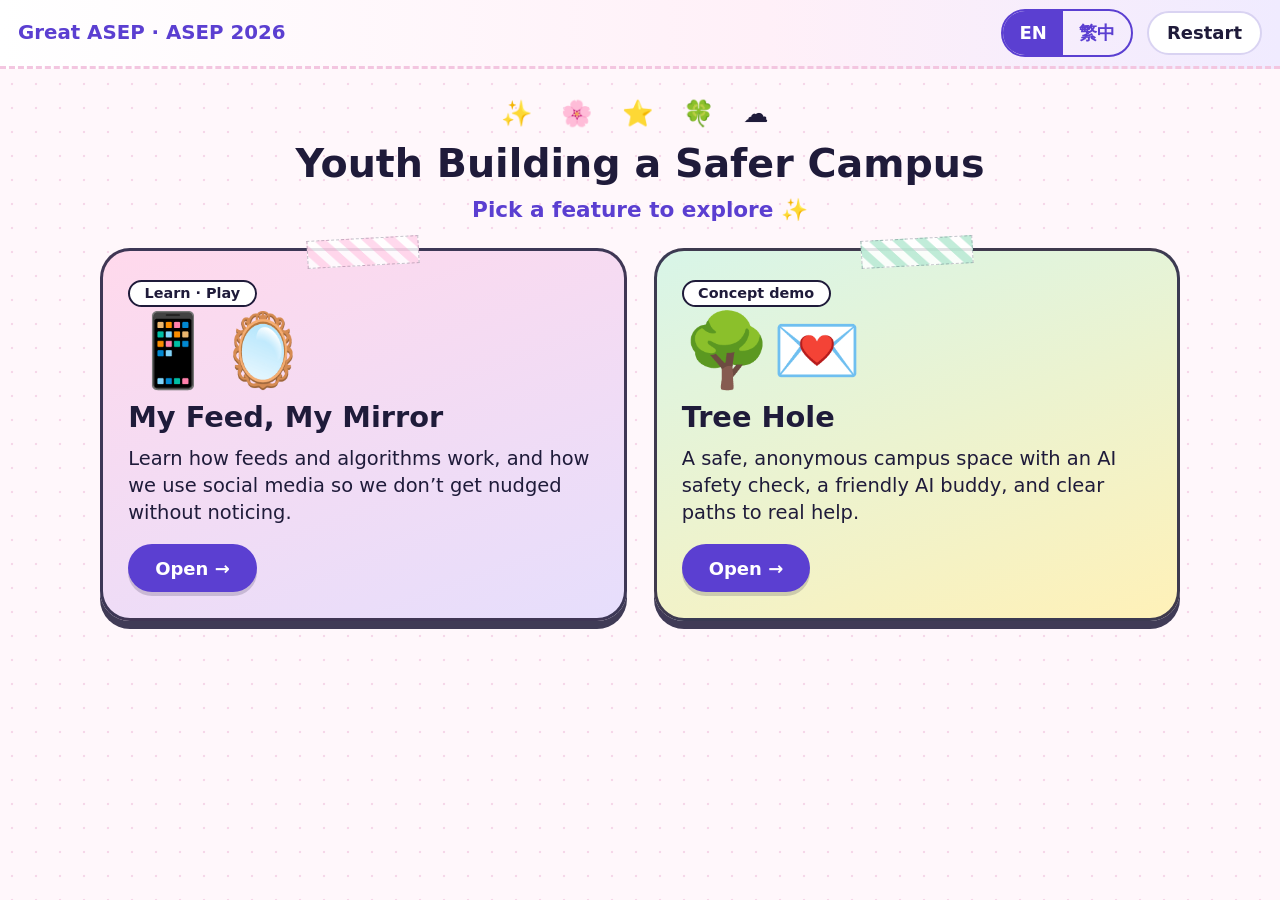
<file: index.html>
<!DOCTYPE html>
<html lang="en">
<head>
  <meta charset="utf-8">
  <meta name="viewport" content="width=device-width, initial-scale=1">
  <title>My Feed, My Mirror</title>
  <link rel="stylesheet" href="css/style.css">
</head>
<body>
  <header id="topbar" class="topbar"></header>
  <main id="app"></main>
  <noscript><p style="padding:1rem">Please turn on JavaScript. 請開啟 JavaScript。</p></noscript>

  <!-- Classic scripts (no modules), so this file works when double-clicked. Order matters. -->
  <script src="js/i18n.js"></script>
  <script src="js/content.js"></script>
  <script src="js/algorithm.js"></script>
  <script src="js/treehole.js"></script>
  <script src="js/app.js"></script>
</body>
</html>
</file>
<file: css/style.css>
/* style.css: all the looks. System fonts only, no downloads. */
:root {
  --bg: #fff7fb; --ink: #1f1b3a; --muted: #5b5778; --card: #ffffff; --line: #d9d3f2;
  --accent: #5b3fd1; --accent-ink: #ffffff;
  --appearance: #d6408a; --hobbies: #e07b12; --learning: #2f7fd0; --friends: #2a9a64; --fun: #7f56d9;
  --t: .35s;                       /* animation speed (slower in presenter mode) */
  font-size: 18px;
}
/* presenter mode: the class sits on <html>, so every rem size grows */
.presenter { font-size: 24px; --t: .9s; }
@media (prefers-reduced-motion: reduce) { :root, .presenter { --t: 0s; } }

* { box-sizing: border-box; }
body {
  margin: 0; background: var(--bg); color: var(--ink);
  font-family: system-ui, -apple-system, "Segoe UI", "PingFang TC", "Noto Sans TC", "Microsoft JhengHei", sans-serif;
  line-height: 1.4;
}
button { font: inherit; color: inherit; cursor: pointer; min-height: 44px; }
button:focus-visible, a:focus-visible { outline: 3px solid var(--accent); outline-offset: 2px; }

/* ---- top bar ---- */
.topbar { display: flex; align-items: center; justify-content: space-between; gap: .75rem; flex-wrap: wrap;
  padding: .5rem 1rem; background: var(--card); border-bottom: 2px solid var(--line); }
.brand { font-weight: 800; font-size: 1.1rem; }
.tools { display: flex; gap: .75rem; align-items: center; }
.seg { display: inline-flex; border: 2px solid var(--accent); border-radius: 999px; overflow: hidden; }
.seg button { border: 0; background: transparent; padding: 0 .9rem; font-weight: 700; color: var(--accent); }
.seg button[aria-pressed="true"] { background: var(--accent); color: var(--accent-ink); }
.ghost { border: 2px solid var(--line); background: var(--card); border-radius: 999px; padding: 0 1rem; font-weight: 700; }

/* ---- start screen ---- */
.start { max-width: 35rem; margin: 0 auto; padding: 2.5rem 1rem; text-align: center; }
.hero { font-size: 4rem; }
.start h1 { font-size: 2.2rem; margin: .25rem 0; }
.start .sub { font-size: 1.3rem; color: var(--accent); font-weight: 700; margin: 0 0 1.25rem; }
.start p { margin: .25rem 0; font-size: 1.1rem; }
.big { margin-top: 1.5rem; min-height: 56px; padding: 0 2.5rem; border: 0; border-radius: 999px;
  background: var(--accent); color: var(--accent-ink); font-size: 1.2rem; font-weight: 800; }

/* ---- feed screen ---- */
.stage { display: flex; gap: 1.5rem; justify-content: center; align-items: flex-start; flex-wrap: wrap; padding: 1rem; }
.phone { width: min(100%, 22.2rem); background: var(--card); border: 3px solid var(--ink); border-radius: 28px; padding: .75rem; }
.flip { perspective: 1200px; height: 18.9rem; }
.flip-inner { position: relative; width: 100%; height: 100%; transition: transform var(--t); transform-style: preserve-3d; }
.flip.flipped .flip-inner { transform: rotateY(180deg); }
.face { position: absolute; inset: 0; backface-visibility: hidden; -webkit-backface-visibility: hidden;
  display: flex; flex-direction: column; gap: .4rem; overflow: auto; }
.back { transform: rotateY(180deg); background: #fff8e6; border: 2px dashed #c98a00; border-radius: 16px; padding: .9rem; }
.back h3 { margin: 0; }
.back ul { margin: .25rem 0; padding-left: 1.2rem; }
.head { display: flex; align-items: center; gap: .6rem; font-weight: 800; }
.avatar { width: 2.4rem; height: 2.4rem; border-radius: 50%; background: var(--line); display: grid; place-items: center; font-size: 1.4rem; }
.visual { flex: 1; min-height: 110px; display: grid; place-items: center; font-size: 3.6rem; border-radius: 16px; }
.caption { font-size: 1.05rem; font-weight: 600; }
.likes { color: var(--muted); font-size: .9rem; }
.links { display: flex; gap: .5rem; flex-wrap: wrap; }
.link { background: none; border: 0; padding: 0 .25rem; color: var(--accent); text-decoration: underline; font-weight: 700; font-size: .95rem; }

.actions { display: grid; grid-template-columns: repeat(5, 1fr); gap: .35rem; margin-top: .6rem; }
.act { display: flex; flex-direction: column; align-items: center; justify-content: center; gap: .1rem;
  min-height: 3.6rem; padding: .25rem; border: 2px solid var(--line); border-radius: 14px; background: var(--card); }
.act:hover { border-color: var(--accent); }
.act .em { font-size: 1.5rem; }
.act .lb { font-size: .72rem; font-weight: 700; text-align: center; line-height: 1.1; }

.side { width: min(100%, 18.9rem); }
.panel { background: var(--card); border: 2px solid var(--line); border-radius: 16px; padding: 1rem; margin-bottom: 1rem; }
.panel h2 { font-size: 1rem; margin: 0 0 .6rem; }
.mrow { display: grid; grid-template-columns: 1fr 3rem; gap: .1rem .5rem; margin-bottom: .55rem; font-size: .85rem; font-weight: 700; }
.mpct { text-align: right; }
.track { grid-column: 1 / -1; height: 14px; background: #ece8fb; border-radius: 999px; overflow: hidden; }
.fill { height: 100%; width: 0; border-radius: 999px; transition: width var(--t); }
.disclaimer { font-size: .85rem; color: var(--muted); margin: 0; }
.counter { font-size: .9rem; color: var(--muted); margin: 0 0 1rem; }

/* topic colours (the label is always written too, so colour is never the only clue) */
.tp-appearance { background: var(--appearance); } .tp-hobbies { background: var(--hobbies); }
.tp-learning { background: var(--learning); }     .tp-friends { background: var(--friends); }
.tp-fun { background: var(--fun); }
.visual.tp-appearance { background: #fde3f0; } .visual.tp-hobbies { background: #ffeed8; }
.visual.tp-learning { background: #dcecff; }   .visual.tp-friends { background: #d9f5e6; }
.visual.tp-fun { background: #ebe1ff; }

/* ---- "Why am I seeing this?" pop-up ---- */
.backdrop { position: fixed; inset: 0; background: rgba(31, 27, 58, .55); display: grid; place-items: center; padding: 1rem; z-index: 10; }
.dialog { background: var(--card); border-radius: 20px; padding: 1.25rem; width: min(100%, 25.5rem); max-height: 90vh; overflow: auto; }
.dialog h2 { margin: 0 0 .5rem; }
.dialog li { margin-bottom: .5rem; }
.dialog .note { color: var(--muted); font-size: .9rem; }

@media (max-width: 860px) { .flip { height: 17.8rem; } }

/* ---- Mirror Check, Rewrite Challenge result, End ---- */
.page { max-width: 35rem; margin: 0 auto; padding: 1.5rem 1rem 2.5rem; text-align: center; }
.page h1 { font-size: 1.8rem; margin: .25rem 0 1rem; }
.page .panel { text-align: left; }
.page .hero { font-size: 4rem; }
.btn { min-height: 48px; padding: 0 1.5rem; border: 0; border-radius: 999px; background: var(--accent); color: var(--accent-ink); font-weight: 800; margin: 0 0 1rem; }
.row { display: flex; gap: .75rem; justify-content: center; flex-wrap: wrap; margin-top: 1rem; }
.row .btn { margin: 0; }
.goal p { margin: 0; font-size: .95rem; }
.mirror-frame { border: 8px double var(--muted); border-radius: 28px; background: #eef3ff; padding: 1.25rem 1rem; margin-bottom: 1rem; }
.mirror-frame p { margin: 0; }
.mirror-topic { font-size: 1.9rem; font-weight: 800; margin-top: .4rem !important; }
.question { font-size: 1.25rem; font-weight: 800; margin: 1rem 0 .25rem; }
.qs { list-style: none; padding: 0; margin: 0 0 .75rem; color: var(--muted); font-style: italic; }
.result-label { margin: 0; color: var(--muted); font-weight: 700; }
.result-code { margin: 0 0 1rem; font-family: ui-monospace, "SF Mono", Menlo, Consolas, monospace; font-size: 3.6rem; font-weight: 800; letter-spacing: .05em; }
.teaser { background: #fff8e6; border: 2px dashed #c98a00; border-radius: 16px; padding: 1rem; font-weight: 700; margin: 1rem 0; }
.tint-appearance { background: #fde3f0; border-color: var(--appearance); } .tint-hobbies { background: #ffeed8; border-color: var(--hobbies); }
.tint-learning { background: #dcecff; border-color: var(--learning); }   .tint-friends { background: #d9f5e6; border-color: var(--friends); }
.tint-fun { background: #ebe1ff; border-color: var(--fun); }

h1:focus { outline: none; }

/* ---- Learn cards ---- */
.big.alt { background: var(--card); color: var(--accent); border: 3px solid var(--accent); }
.start .row { gap: 1rem; }
.start .row .big { margin-top: 1.5rem; }
.learn { max-width: 40rem; }
.step { margin: 0 0 .5rem; color: var(--muted); font-weight: 700; font-size: .9rem; }
.learn-card { background: var(--card); border: 2px solid var(--line); border-radius: 20px; padding: 1.25rem 1.25rem 1rem; text-align: left;
  touch-action: pan-y; animation: slidein var(--t) ease-out; }
.learn-card h1 { margin: .1rem 0 .5rem; font-size: 1.6rem; text-align: left; }
.learn-card p { margin: .5rem 0; font-size: 1.08rem; }
.lemoji { font-size: 3rem; }
.ours { background: #eef3ff; border-radius: 12px; padding: .5rem .75rem; font-size: .95rem !important; font-weight: 600; }
.src { color: var(--muted); font-size: .8rem !important; margin-top: 1rem !important; border-top: 1px solid var(--line); padding-top: .5rem; }
.clist { margin: .25rem 0; padding-left: 1.2rem; font-size: 1.05rem; } .clist li { margin-bottom: .35rem; }
.bigq { font-size: 1.2rem; font-weight: 800; color: var(--ink); font-style: normal; text-align: left; padding-left: 1.2rem; list-style: disc; }
.habit { display: inline-block; background: var(--accent); color: var(--accent-ink); border-radius: 999px; padding: .4rem 1.2rem; font-weight: 800; }
.dots { display: flex; gap: .5rem; justify-content: center; margin: 1rem 0 0; }
.dot { width: 12px; height: 12px; border-radius: 50%; background: var(--line); } .dot.on { background: var(--accent); }
@keyframes slidein { from { opacity: 0; transform: translateX(24px); } to { opacity: 1; transform: none; } }

/* The loop lights up one step at a time, then starts again (slower in presenter mode). */
.loop { --loop: calc(var(--t) * 28); list-style: none; display: flex; flex-wrap: wrap; gap: .5rem; padding: 0; margin: 1rem 0; align-items: stretch; }
.loop li { flex: 1 1 110px; background: var(--card); border: 2px solid var(--line); border-radius: 14px; padding: .6rem; text-align: center;
  font-weight: 700; font-size: .9rem; position: relative; animation: lit var(--loop) infinite; animation-delay: calc(var(--loop) / 5 * var(--i)); }
.loop li::after { content: "→"; position: absolute; right: -.6rem; top: 50%; transform: translateY(-50%); font-weight: 800; color: var(--accent); background: var(--bg); line-height: 1; z-index: 1; }
.loop li:last-child::after { content: "↻"; }
@keyframes lit { 0% { background: #ffe9a8; border-color: #c98a00; transform: scale(1.05); } 16% { background: #ffe9a8; border-color: #c98a00; transform: scale(1.05); } 20%, 100% { background: var(--card); border-color: var(--line); transform: none; } }
@media (prefers-reduced-motion: reduce) { .loop li, .learn-card { animation: none; } }
.learn .row { margin-bottom: 1.25rem; } .learn .disclaimer { margin-top: .4rem; }

/* Mirror Check: two columns on wide screens so the buttons fit on one screen */
.page.wide { max-width: 53rem; }
.mirror-grid { display: grid; grid-template-columns: 1fr 1fr; gap: 1rem; align-items: start; }
.mirror-grid .panel { margin-bottom: 0; }
@media (max-width: 860px) { .mirror-grid { grid-template-columns: 1fr; } }

/* ================= Cute theme: pastel, stickers, washi tape (Taiwan junior-high style) ================= */
:root { --pink: #ffd9ec; --mint: #d8f5e8; --lav: #e6defc; --butter: #fff1b8; --sky: #d9ecff; --peach: #ffe1cf; }
body { background-color: var(--bg); background-image: radial-gradient(#f6d7e9 1.3px, transparent 1.6px); background-size: 24px 24px; }
h1, h2, h3, .brand, .big, .btn, .chip, .tile .tt {
  font-family: "Yuanti TC", "Hiragino Maru Gothic ProN", "PingFang TC", "Noto Sans TC", "Microsoft JhengHei", system-ui, sans-serif; }
.topbar { background: linear-gradient(90deg, #ffffff, #fff0f8 60%, #f0ebff); border-bottom: 3px dashed #f3c6e0; }
.lhs { display: flex; align-items: center; gap: .6rem; flex-wrap: wrap; }
.brand { color: var(--accent); }
.btn, .big, .ghost, .chip, .tile, .react { transition: transform .15s ease, box-shadow .15s ease; }
.btn:hover, .big:hover { transform: translateY(-2px); }
.btn:active, .big:active { transform: translateY(1px); }
.btn { box-shadow: 0 4px 0 rgba(31, 27, 58, .18); }

@keyframes bob { 0%, 100% { transform: translateY(0) rotate(-3deg); } 50% { transform: translateY(-8px) rotate(3deg); } }
@media (prefers-reduced-motion: reduce) { .stick, .te { animation: none !important; } }

/* ---- Home ---- */
.home { max-width: 62rem; margin: 0 auto; padding: 1.5rem 1rem 2.5rem; text-align: center; }
.sparkles { letter-spacing: .6rem; font-size: 1.4rem; margin-bottom: .25rem; }
.home h1 { font-size: 2.2rem; margin: .2rem 0; }
.home .sub { color: var(--accent); font-weight: 800; font-size: 1.2rem; margin: 0 0 1rem; }
.home-grid { display: grid; grid-template-columns: 1fr 1fr; gap: 1.5rem; margin-top: 1.25rem; }
.hcard { position: relative; text-align: left; border-radius: 30px; padding: 1.6rem 1.4rem 1.4rem; cursor: pointer;
  border: 3px solid rgba(31, 27, 58, .85); box-shadow: 0 8px 0 rgba(31, 27, 58, .85); transition: transform .2s ease, box-shadow .2s ease; }
.hcard:hover { transform: translateY(-4px) rotate(-.6deg); box-shadow: 0 12px 0 rgba(31, 27, 58, .85); }
.hcard.c1 { background: linear-gradient(160deg, var(--pink), var(--lav)); }
.hcard.c2 { background: linear-gradient(160deg, var(--mint), var(--butter)); }
.hcard::before { content: ""; position: absolute; top: -13px; left: 50%; width: 110px; height: 26px; transform: translateX(-50%) rotate(-3deg);
  background: repeating-linear-gradient(45deg, rgba(255,255,255,.85) 0 8px, rgba(255,214,235,.9) 8px 16px); border: 1px dashed rgba(31,27,58,.25); }
.hcard.c2::before { background: repeating-linear-gradient(45deg, rgba(255,255,255,.85) 0 8px, rgba(190,235,215,.95) 8px 16px); }
.hcard .tag { display: inline-block; background: #fff; border: 2px solid var(--ink); border-radius: 999px; padding: .1rem .8rem; font-weight: 800; font-size: .8rem; }
.hcard .stick { font-size: 4rem; line-height: 1.2; animation: bob 3.4s ease-in-out infinite; }
.hcard h2 { font-size: 1.6rem; margin: .2rem 0 .4rem; border: 0; padding: 0; }
.hcard p { margin: 0 0 1rem; font-size: 1.08rem; }
.hcard .btn { margin: 0; }

/* ---- Intro page of My Feed, My Mirror ---- */
.about .lead { font-size: 1.2rem; font-weight: 700; margin: .25rem 0 1rem; }
.goalcard { background: linear-gradient(160deg, var(--butter), var(--peach)); border: 3px solid var(--ink); border-radius: 24px; padding: .9rem 1.2rem; margin: 1rem 0; box-shadow: 0 6px 0 rgba(31,27,58,.85); }
.goalcard h2 { border: 0; margin: 0 0 .25rem; padding: 0; font-size: 1.25rem; }
.goalcard p { margin: 0; font-size: 1.12rem; font-weight: 600; }
.left, .panel.left { text-align: left; }
.panel.left h2 { font-size: 1.1rem; }

/* ---- Purpose / How to use boxes ---- */
.guide { display: flex; gap: .7rem; flex-wrap: wrap; align-items: flex-start; margin: .6rem 0 1.2rem; text-align: left; }
.dtl { flex: 1 1 18rem; background: #fff; border: 3px solid var(--ink); border-radius: 18px; box-shadow: 0 4px 0 rgba(31,27,58,.85); }
.dtl summary { cursor: pointer; list-style: none; padding: .55rem 1rem; min-height: 44px; font-weight: 800; display: flex; align-items: center; gap: .4rem; }
.dtl summary::-webkit-details-marker { display: none; }
.dtl summary::after { content: "＋"; margin-left: auto; color: var(--accent); }
.dtl[open] { background: #fffbe6; }
.dtl[open] summary::after { content: "－"; }
.dtl-body { padding: 0 1rem .9rem; }
.dtl-body p { margin: .2rem 0; }
.how { margin: .2rem 0; padding-left: 1.3rem; } .how li { margin: .3rem 0; }

/* ---- Tree Hole hub ---- */
.hub .sub { color: var(--accent); font-weight: 800; font-size: 1.15rem; margin: 0 0 .5rem; }
.demo-badge { display: inline-block; background: #fff; border: 2px dashed #c98a00; border-radius: 16px; padding: .5rem .9rem; margin: .4rem 0; font-size: .95rem; font-weight: 600; text-align: left; }
.th-grid { display: grid; grid-template-columns: repeat(3, 1fr); gap: 1rem; margin-top: 1rem; }
.tile { display: flex; flex-direction: column; align-items: center; gap: .3rem; text-align: center; border: 3px solid var(--ink); border-radius: 24px;
  padding: 1.1rem .8rem; min-height: 11rem; cursor: pointer; box-shadow: 0 6px 0 rgba(31,27,58,.85); }
.tile:hover { transform: translateY(-4px) rotate(-.8deg); box-shadow: 0 10px 0 rgba(31,27,58,.85); }
.tile .te { font-size: 2.8rem; animation: bob 3.6s ease-in-out infinite; }
.tile .tt { font-weight: 800; font-size: 1.15rem; }
.tile .tb { font-size: .92rem; }
.tl-qr { background: var(--pink); } .tl-filter { background: var(--sky); } .tl-wall { background: var(--mint); }
.tl-buddy { background: var(--butter); } .tl-help { background: var(--peach); } .tl-safety { background: var(--lav); }
.th-page > h1 { margin: .6rem 0 .2rem; }

/* ---- QR poster ---- */
.poster { max-width: 17rem; margin: 1rem auto; background: linear-gradient(160deg, var(--pink), var(--butter)); border: 3px solid var(--ink); border-radius: 24px;
  padding: 1rem; box-shadow: 0 8px 0 rgba(31,27,58,.85); transform: rotate(-1.5deg); }
.poster .pk { font-weight: 700; } .poster .pt { font-size: 1.6rem; font-weight: 800; margin: .1rem 0 .5rem; }
.poster .qr { width: 9.5rem; height: 9.5rem; border: 4px solid var(--ink); border-radius: 12px; background: #fff; }
.poster .pf { font-size: .8rem; color: var(--muted); margin: .25rem 0; } .poster p { margin: .2rem 0 0; font-weight: 600; }
.loop.once li:last-child::after { content: ""; }

/* ---- Safety-check demo ---- */
.filt textarea { width: 100%; font: inherit; padding: .6rem .8rem; border: 3px solid var(--ink); border-radius: 16px; resize: vertical; background: #fffdf8; color: var(--ink); margin-top: .3rem; }
.samples { display: flex; flex-wrap: wrap; gap: .5rem; align-items: center; margin: .7rem 0; }
.chip { min-height: 44px; padding: 0 1rem; border: 2px solid var(--ink); border-radius: 999px; background: #fff; font-weight: 700; }
.chip:hover { background: var(--lav); } .chip.on { background: var(--accent); color: #fff; }
.result { margin-top: 1rem; border: 3px solid var(--ink); border-radius: 20px; padding: .8rem 1rem; }
.result h3 { margin: 0 0 .2rem; font-size: 1.3rem; } .result p { margin: .2rem 0; }
.r-pass { background: var(--mint); } .r-reword { background: var(--butter); } .r-block { background: var(--peach); } .r-care { background: var(--pink); } .r-empty { background: #fff; }
.care-help { font-weight: 800; background: #fff; border-radius: 12px; padding: .4rem .7rem; }

/* ---- The Wall ---- */
.post { background: #fff; border: 3px solid var(--ink); border-radius: 20px; padding: .8rem 1rem; margin: .9rem 0; text-align: left; box-shadow: 0 5px 0 rgba(31,27,58,.85); }
.ptag { display: inline-block; background: var(--lav); border-radius: 999px; padding: .05rem .7rem; font-weight: 800; font-size: .8rem; }
.ptext { font-size: 1.1rem; margin: .4rem 0; font-weight: 600; }
.reacts { display: flex; gap: .5rem; flex-wrap: wrap; }
.react { min-height: 44px; padding: 0 .9rem; border: 2px solid var(--line); border-radius: 999px; background: #fff; font-weight: 800; }
.react:hover { border-color: var(--accent); } .react.on { background: var(--pink); border-color: var(--appearance); }
.reply { background: var(--mint); border-radius: 14px; padding: .5rem .8rem; margin-top: .6rem; } .reply p { margin: .2rem 0 0; }
.reported { color: var(--friends); font-weight: 700; }

/* ---- AI Buddy ---- */
.bubble { display: flex; gap: .7rem; align-items: flex-start; text-align: left; background: #fff; border: 3px solid var(--ink); border-radius: 22px; padding: .7rem 1rem; margin: .7rem 0; }
.bubble p { margin: .2rem 0; font-size: 1.08rem; } .bubble.answer { background: #fffbe6; }
.mascot { font-size: 2.6rem; animation: bob 3.2s ease-in-out infinite; }
.talkbox { text-align: left; background: var(--pink); border: 3px solid var(--ink); border-radius: 20px; padding: .6rem 1rem 0; }
.talkbox h3 { margin: .1rem 0; } .talkbox p { margin: .2rem 0 .6rem; }

/* ---- Help Map and Safety ---- */
.hgrid, .sgrid { display: grid; grid-template-columns: repeat(2, 1fr); gap: .8rem; text-align: left; }
.hc, .sc { background: #fff; border: 3px solid var(--ink); border-radius: 20px; padding: .7rem .9rem; display: flex; gap: .7rem; align-items: flex-start; box-shadow: 0 4px 0 rgba(31,27,58,.85); }
.hc .he, .sc .se { font-size: 2rem; } .hc p, .sc p { margin: .2rem 0 0; font-size: .95rem; }
.sc { flex-wrap: wrap; } .sc > b { flex: 1 1 60%; align-self: center; } .sc p { flex: 1 1 100%; }
.num { font-size: 2rem; font-weight: 800; color: var(--accent); line-height: 1; font-family: ui-monospace, "SF Mono", Menlo, Consolas, monospace; }
.emg { background: #ffe9e9; border: 3px solid #d94b4b; border-radius: 24px; padding: .2rem 1rem 1rem; margin: 1rem 0; }

@media (max-width: 860px) { .home-grid { grid-template-columns: 1fr; } .th-grid { grid-template-columns: repeat(2, 1fr); } }
@media (max-width: 560px) { .th-grid, .hgrid, .sgrid { grid-template-columns: 1fr; } }

/* ---- Two columns on wide screens so the presenter never has to scroll for the answer ---- */
.two { display: grid; grid-template-columns: 1fr 1fr; gap: 1rem; align-items: start; text-align: left; }
.two > * { min-width: 0; }
.two .result { margin-top: 0; }
.two .bubble.answer { margin-top: 0; }
.two .poster { margin: .3rem auto; }
.placeholder { margin: 1rem; color: var(--muted); font-weight: 700; text-align: center; border: 3px dashed var(--line); border-radius: 20px; padding: 1.5rem 1rem; background: rgba(255,255,255,.6); }
.qlist .chip { display: block; width: 100%; text-align: left; margin: .35rem 0; padding: .45rem 1rem; border-radius: 20px; min-height: 44px; }
#wallList { display: grid; grid-template-columns: 1fr 1fr; gap: 0 1rem; align-items: start; }
.loop.vert { flex-direction: column; margin: .5rem 0; gap: 1rem; }
.loop.vert li { flex: 0 0 auto; text-align: left; font-size: 1rem; padding: .5rem .8rem; }
.loop.vert li::after { content: "↓"; right: auto; left: 1.2rem; top: auto; bottom: -1.05rem; transform: none; background: transparent; }
.loop.vert.once li:last-child::after { content: ""; }
/* a more compact hub, so all 6 cards fit on a 1366 x 768 screen */
.hub .hero { font-size: 2.4rem; line-height: 1.1; } .hub h1 { margin: .2rem 0; font-size: 1.7rem; } .hub .sub { margin: 0 0 .3rem; }
.hub .small { margin: .3rem 0; }
.th-grid { gap: .8rem; margin-top: .6rem; }
.tile { min-height: 8.6rem; padding: .7rem .6rem; gap: .15rem; } .tile .te { font-size: 2.2rem; } .tile .tb { font-size: .85rem; }
@media (max-width: 860px) { .two, #wallList { grid-template-columns: 1fr; } }
</file>
